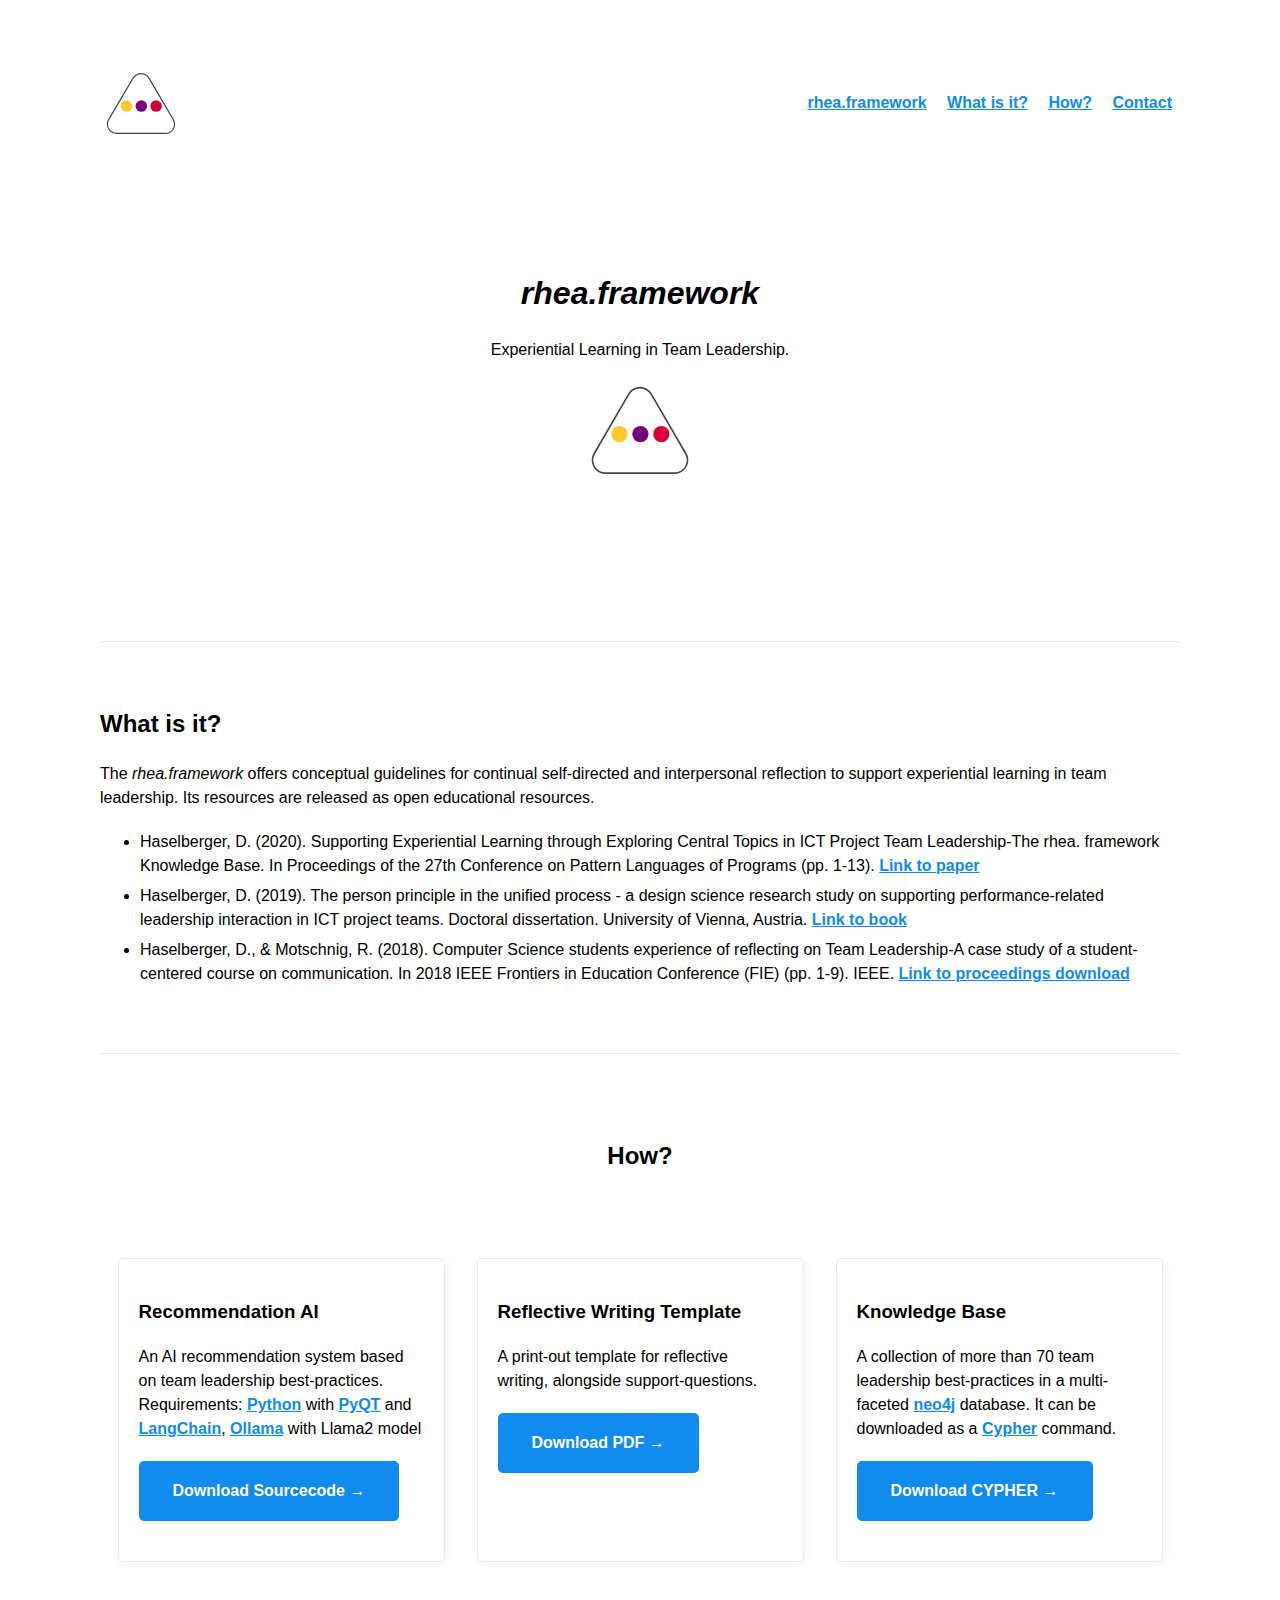
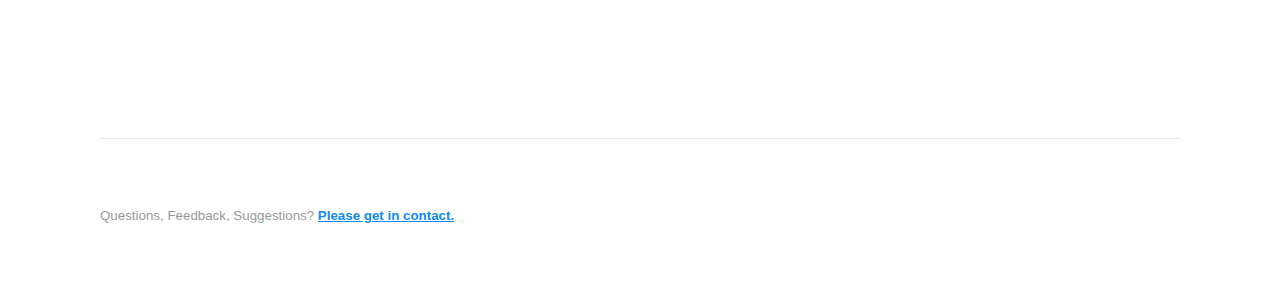
<file: index.html>
<!-- MVP.css quickstart template: https://github.com/andybrewer/mvp/ -->

<!DOCTYPE html>
<html lang="en">

<head>
    <link rel="icon" href="rhea.svg">
    <link rel="stylesheet" href="./mvp.css">

    <meta charset="utf-8">
    <meta name="description" content="rhea.framework - Experiential Learning in Team Leadership.">
    <meta name="viewport" content="width=device-width, initial-scale=1.0">

    <title>rhea.framework</title>
</head>

<body>
    <header id="rhea">
        <nav>
            <a href="https://rheafmwk.io"><img alt="Logo" src="rhea.svg" height="70"></a>
            <ul>
                <li><a href="#rhea">rhea.framework</a></li>
                <li><a href="#ref">What is it?</a></li>
                <li><a href="#res">How?</a></li>
                <li><a href="mailto:david.haselbergerATunivie.ac.at">Contact</a></li>
            </ul>
        </nav>
        <h1><i>rhea.framework</i></h1>
        <p>Experiential Learning in Team Leadership.</p><img alt="Logo" src="rhea.svg" height="100">
    </header>
    <main>
    <hr>
     <article id="ref">
            <h2>What is it?</h2>
            <p>The <i>rhea.framework</i> offers conceptual guidelines for continual self-directed and interpersonal reflection to support experiential learning in team leadership. Its resources are released as open educational resources.</p>
            <ul>
                <li>Haselberger, D. (2020). Supporting Experiential Learning through Exploring Central Topics in ICT Project Team Leadership-The rhea. framework Knowledge Base. In Proceedings of the 27th Conference on Pattern Languages of Programs (pp. 1-13). <a href="https://hillside.net/plop/2020/papers/proceedings/papers/19-haselberger.pdf">Link to paper</a>
</li>
                <li>Haselberger, D. (2019). The person principle in the unified process - a design science research study on supporting performance-related leadership interaction in ICT project teams. Doctoral dissertation. University of Vienna, Austria. <a href="https://utheses.univie.ac.at/detail/51569/">Link to book</a></li>
                <li>Haselberger, D., & Motschnig, R. (2018). Computer Science students experience of reflecting on Team Leadership-A case study of a student-centered course on communication. In 2018 IEEE Frontiers in Education Conference (FIE) (pp. 1-9). IEEE. <a href="https://www.dropbox.com/s/soiwvaer4koclsa/Proceedings.zip?dl=0">Link to proceedings download</a>
</li>
            </ul>
         </article>
        <hr>
        <section id="res">
            <header>
                <h2>How?</h2>
                <p></p>
            </header>
            <aside>
                <h3>Recommendation AI</h3>
                <p>An AI recommendation system based on team leadership best-practices. Requirements: <a href="https://www.python.org">Python</a> with <a href="https://wiki.python.org/moin/PyQt">PyQT</a> and <a href="https://www.langchain.com">LangChain</a>, <a href="https://ollama.ai">Ollama</a> with Llama2 model</p>
                <p><a href="rheafmwkrecommendationai.zip"><b>Download Sourcecode &rarr;</b></a></p>
            </aside>
            <aside>
                <h3>Reflective Writing Template</h3>
                <p>A print-out template for reflective writing, alongside support-questions.</p>
                <p><a href="ReflectiveWritingTemplate.pdf"><b>Download PDF &rarr;</b></a></p>
            </aside>
            <aside>
                <h3>Knowledge Base</h3>
                <p>A collection of more than 70 team leadership best-practices in a multi-faceted <a href="https://neo4j.com">neo4j</a> database. It can be downloaded as a <a href="https://opencypher.org">Cypher</a> command.</sup></p>
                <p><a href="db_cypher_shell.cypher"><b>Download CYPHER &rarr;</b></a></p>
            </aside>
        </section>
    </main>
    <footer>
        <hr>
        <p>
            <small>Questions, Feedback, Suggestions? <a href="mailto:david.haselbergerATunivie.ac.at">Please get in contact.</a></small>
        </p>
    </footer>
</body>

</html>
</file>
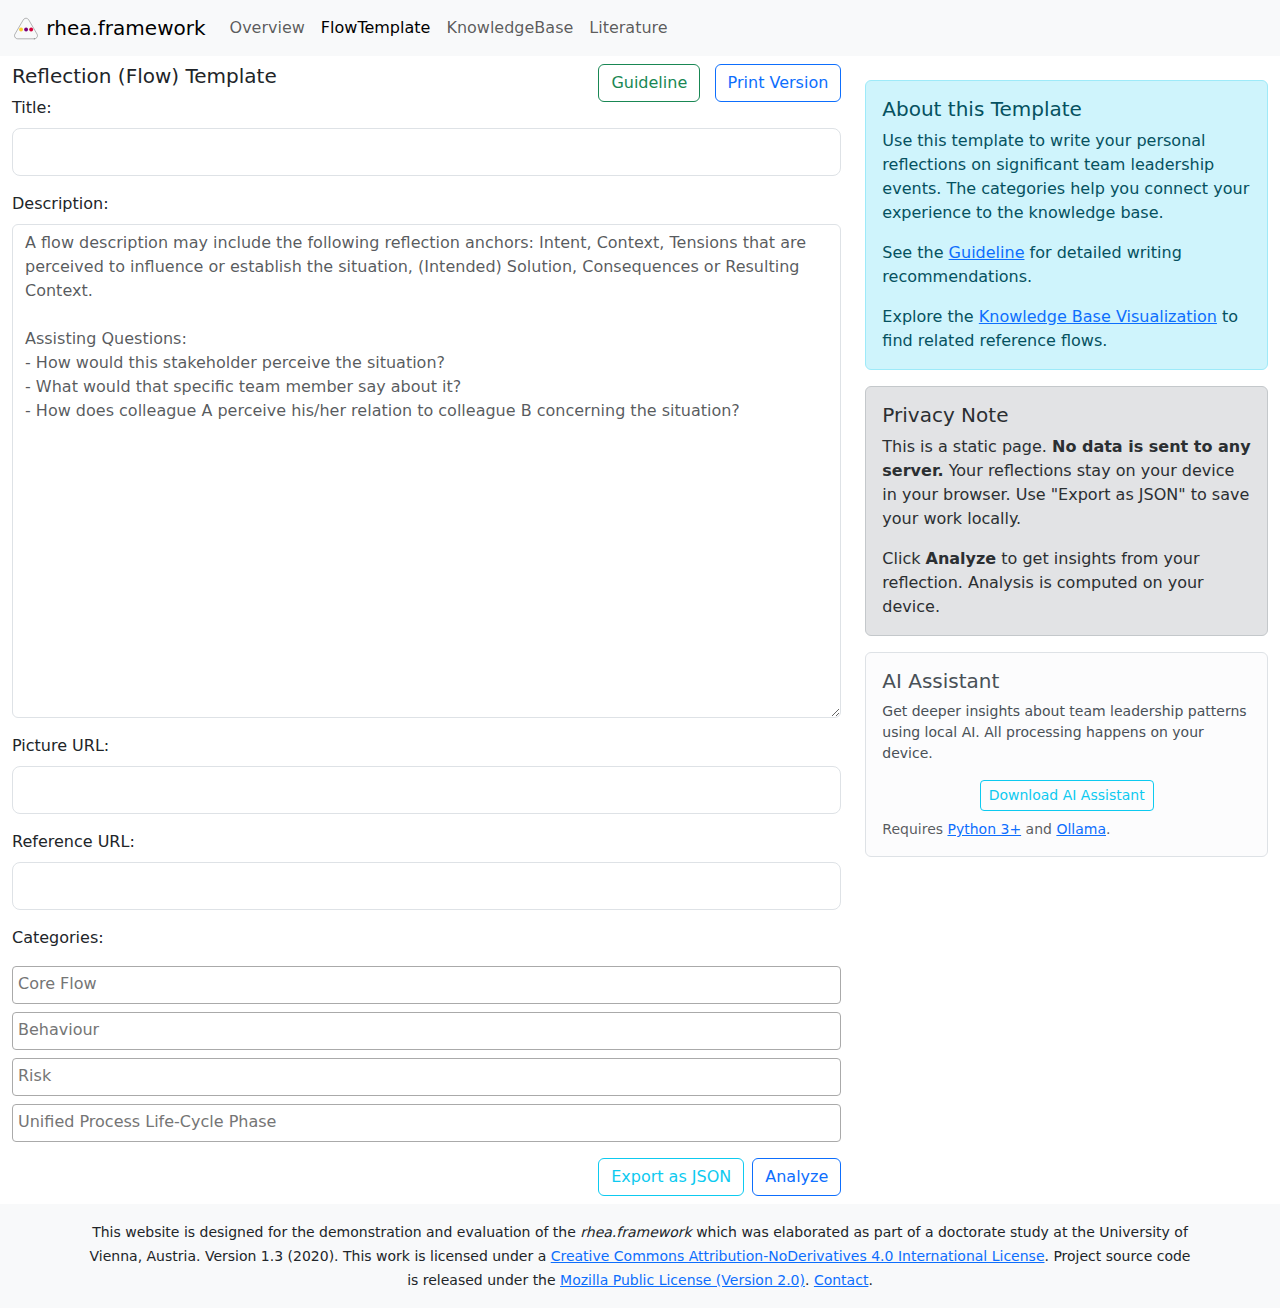
<file: flowtemplate.html>
<!DOCTYPE html>
<html lang="en">
<head>
  <meta charset="utf-8">
  <title>rhea.framework Reflection Template</title>
  <meta name="description" content="rhea.framework Reflection Flow Template">
  <meta name="viewport" content="width=device-width, initial-scale=1, shrink-to-fit=no">
  <link rel="stylesheet" href="static/css/bootstrap.min.css">
  <link rel="stylesheet" href="static/css/select2.min.css">
  <style>
	.reference-flow-item {
		padding: 6px 8px;
		margin: 3px 0;
		border-left: 2px solid #343a40;
		background: #f8f9fa;
		font-size: 0.85em;
		cursor: pointer;
	}
	.reference-flow-item:hover {
		background: #e9ecef;
	}
  </style>
</head>
<body>
<nav class="navbar sticky-top navbar-expand-lg navbar-light bg-light">
  <div class="container-fluid">
    <a class="navbar-brand" href="index.html">
      <img src="static/assets/rhea.svg" width="28" height="28" class="d-inline-block align-top" alt="">
      rhea.framework
    </a>
    <button class="navbar-toggler" type="button" data-bs-toggle="collapse" data-bs-target="#rheanavbartoggle" aria-controls="rheanavbartoggle" aria-expanded="false" aria-label="Toggle navigation">
      <span class="navbar-toggler-icon"></span>
    </button>
    <div class="collapse navbar-collapse" id="rheanavbartoggle">
      <ul class="navbar-nav me-auto mt-2 mt-lg-0">
        <li class="nav-item">
          <a class="nav-link" href="index.html">Overview</a>
        </li>
        <li class="nav-item">
          <a class="nav-link active" aria-current="page" href="flowtemplate.html">FlowTemplate</a>
        </li>
        <li class="nav-item">
          <a class="nav-link" href="ontologyview.html">KnowledgeBase</a>
        </li>
        <li class="nav-item">
          <a class="nav-link" href="literature.html">Literature</a>
        </li>
      </ul>
    </div>
  </div>
</nav>
<div class="container-fluid">
<div class="row">
  <div class="col-lg-8">
    <h3 class="text-start lead my-2">Reflection (Flow) Template
      <span class="float-end">
        <a href="guideline.html" class="btn btn-outline-success ms-2" role="button">Guideline</a>
        <a href="static/assets/ReflectiveWritingTemplate.pdf" class="btn btn-outline-primary ms-2" role="button">Print Version</a>
      </span>
    </h3>
    <div class="mb-3">
      <label for="flowTitle" class="form-label">Title:</label>
      <input class="form-control form-control-lg" id="flowTitle" type="text">
    </div>
    <div class="mb-3">
      <label for="flowDescription" class="form-label">Description:</label>
      <textarea class="form-control" rows="20" id="flowDescription" placeholder="A flow description may include the following reflection anchors: Intent, Context, Tensions that are perceived to influence or establish the situation, (Intended) Solution, Consequences or Resulting Context.

Assisting Questions:
- How would this stakeholder perceive the situation?
- What would that specific team member say about it?
- How does colleague A perceive his/her relation to colleague B concerning the situation?"></textarea>
    </div>
    <div class="mb-3">
      <label for="flowPicURL" class="form-label">Picture URL:</label>
      <input class="form-control form-control-lg" id="flowPicURL" type="text">
    </div>
    <div class="mb-3">
      <label for="flowRefURL" class="form-label">Reference URL:</label>
      <input class="form-control form-control-lg" id="flowRefURL" type="text">
    </div>
    <div class="mb-3">
      <label for="coreflowSelect" class="form-label">Categories:</label>
      <div class="mt-2">
        <select class="coreflowSelect" id="flowCoreFlowSelection" multiple="multiple">
          <option>Prototype Team Identity</option>
          <option>Organize for Complexity</option>
          <option>Facilitate Team Cohesion</option>
          <option>Structure for Task Effectiveness</option>
        </select>
      </div>
      <div class="mt-2">
        <select class="behaviourSelect" id="flowBehaviourSelection" multiple="multiple">
          <optgroup label="Person-related Behaviour">
            <option>Team Member Selection</option>
            <option>Team Norming</option>
            <option>Team Structure Management</option>
            <option>Role Modeling</option>
            <option>Communication</option>
            <option>Conflict Resolution</option>
            <option>Consulting</option>
            <option>Coaching</option>
            <option>Motivating</option>
            <option>Mentoring</option>
          </optgroup>
          <optgroup label="Task-related Behaviour">
            <option>Planning and Scheduling</option>
            <option>Allocating Resources</option>
            <option>Monitoring and Controlling</option>
          </optgroup>
          <optgroup label="Change-related Behaviour">
            <option>Continuous Learning</option>
            <option>Sensing</option>
            <option>Vision</option>
          </optgroup>
          <optgroup label="Boundary-spanning Behaviour">
            <option>Buffering</option>
            <option>Managing Interfaces</option>
            <option>Representing</option>
          </optgroup>
          <optgroup label="Emergent Process Facilitation">
            <option>Creating a supportive Team Atmosphere</option>
            <option>Enabling Team Processes</option>
            <option>Interpersonal Facilitation</option>
            <option>Co-Leadership</option>
          </optgroup>
        </select>
      </div>
      <div class="mt-2">
        <select class="riskSelect" id="flowRiskSelection" multiple="multiple">
          <optgroup label="Structural Risk">
            <option>Orientation</option>
            <option>Funding</option>
            <option>Performance Strategies - Goals - Schedules</option>
            <option>Role Definition</option>
            <option>Resources and Technical Knowledge Acquisition</option>
            <option>Complexities in Market - Organization - and Tasks</option>
          </optgroup>
          <optgroup label="Process Risk">
            <option>Motivation</option>
            <option>Conflict in Roles - Team - Organization Politics</option>
            <option>Team Atmosphere</option>
            <option>Reassurance</option>
            <option>Interpersonal Relationships</option>
            <option>Change</option>
            <option>Leadership Experience</option>
            <option>Communication</option>
          </optgroup>
        </select>
      </div>
      <div class="mt-2 mb-2">
        <select class="upPhase" id="flowUPSelection" multiple="multiple">
          <option>Inception</option>
          <option>Elaboration</option>
          <option>Construction</option>
          <option>Transition</option>
        </select>
      </div>
    </div>
    <button type="button" class="btn btn-outline-primary mb-2 ms-2 float-end" id="analyzeBtn" disabled>Analyze</button>
    <button type="button" class="btn btn-outline-info mb-2 ms-2 float-end" id="exportJson">Export as JSON</button>
  </div>
  <div class="col-lg-4">
    <!-- About this Template (always first) -->
    <div class="alert alert-info mt-4" role="alert">
      <h5>About this Template</h5>
      <p>Use this template to write your personal reflections on significant team leadership events. The categories help you connect your experience to the knowledge base.</p>
      <p>See the <a href="guideline.html">Guideline</a> for detailed writing recommendations.</p>
      <p class="mb-0">Explore the <a href="visualization.html">Knowledge Base Visualization</a> to find related reference flows.</p>
    </div>

    <!-- Analysis Results (hidden until analysis is run) -->
    <div id="analysisResults" class="alert alert-secondary" role="alert" style="display: none;">
      <h5>Analysis</h5>
      <div id="analysisContent"></div>
      <p class="small text-muted mb-0 mt-2">Analyzed on-device. No data sent to any server.</p>
    </div>

    <!-- Privacy Note (shown before analysis) -->
    <div id="privacyNote" class="alert alert-secondary" role="alert">
      <h5>Privacy Note</h5>
      <p>This is a static page. <b>No data is sent to any server.</b> Your reflections stay on your device in your browser. Use "Export as JSON" to save your work locally.</p>
      <p class="mb-0"><span id="analyzerStatus">Loading analyzer...</span></p>
    </div>

    <!-- AI Assistant Section (always last) -->
    <div class="alert alert-light border" role="alert">
      <h5>AI Assistant</h5>
      <p class="small">Get deeper insights about team leadership patterns using local AI. All processing happens on your device.</p>
      <p class="text-center mb-2">
        <a href="static/assets/rhea-ai-assistant.zip" class="btn btn-outline-info btn-sm" download>Download AI Assistant</a>
      </p>
      <p class="small text-muted mb-0">Requires <a href="https://www.python.org/downloads/" target="_blank">Python 3+</a> and <a href="https://ollama.ai" target="_blank">Ollama</a>.</p>
    </div>
  </div>
</div>
</div>

<footer class="py-3 bg-light">
  <div class="container">
    <p class="m-0 text-center"><small>This website is designed for the demonstration and evaluation of the <i>rhea.framework</i> which was elaborated as part of a doctorate study at the University of Vienna, Austria. Version 1.3 (2020). This work is licensed under a <a rel="license" href="http://creativecommons.org/licenses/by-nd/4.0/">Creative Commons Attribution-NoDerivatives 4.0 International License</a>. Project source code is released under the <a href="https://www.mozilla.org/en-US/MPL/2.0/">Mozilla Public License (Version 2.0)</a>. <a href="mailto:david.haselberger@univie.ac.at">Contact</a>.</small></p>
  </div>
</footer>

<script src="static/js/jquery-3.2.1.min.js"></script>
<script src="static/js/bootstrap.bundle.min.js"></script>
<script src="static/js/select2.min.js"></script>
<script type="text/javascript">
// ============================================
// NLP Analyzer Module
// ============================================

// Core flow colors (matching visualization.html - all use text-bg-info)
const coreflowColors = {
	'PTI': 'text-bg-info',
	'OFC': 'text-bg-info',
	'FTC': 'text-bg-info',
	'STE': 'text-bg-info'
};

// Plutchik emotion colors for badge backgrounds
const emotionColors = {
	joy: '#fce03b',
	anticipation: '#ff9618',
	anger: '#fa0044',
	disgust: '#aa6dba',
	fear: '#00ad52',
	trust: '#80d52e',
	sadness: '#6a9bcb',
	surprise: '#00a7c3'
};

// Generate emotion badges
function generateEmotionBadges(detectedEmotions) {
	let html = '';
	detectedEmotions.slice(0, 4).forEach(e => {
		const color = emotionColors[e.emotion] || '#6c757d';
		html += `<span class="badge ms-1" style="background-color: ${color}; color: #212529;">${e.emotion}</span>`;
	});
	return html;
}

// Generate emotional arc (compact version of pti.html style)
function generateEmotionalArc(detectedEmotions) {
	// Create map of detected emotions
	const detected = {};
	detectedEmotions.forEach(e => { detected[e.emotion] = e.count; });

	// Arc layout: positions form a U-shape, spread across full width
	const emotions = [
		{ name: 'joy', x: 25, y: 30, color: '#fce03b' },
		{ name: 'anticipation', x: 70, y: 22, color: '#ff9618' },
		{ name: 'anger', x: 115, y: 17, color: '#fa0044' },
		{ name: 'disgust', x: 160, y: 14, color: '#aa6dba' },
		{ name: 'fear', x: 205, y: 14, color: '#00ad52' },
		{ name: 'trust', x: 250, y: 17, color: '#80d52e' },
		{ name: 'sadness', x: 295, y: 22, color: '#6a9bcb' },
		{ name: 'surprise', x: 345, y: 30, color: '#00a7c3' }
	];

	const minRadius = 3;
	const maxRadius = 12;

	let svg = '<svg width="100%" height="62" viewBox="0 0 370 62" style="display:block;margin:5px auto;">';

	emotions.forEach(emo => {
		const count = detected[emo.name] || 0;
		let radius, opacity;

		if (count > 0) {
			// Logarithmic scaling: starts visible, approaches max asymptotically
			const logScale = Math.log(1 + count) / Math.log(10);
			radius = Math.min(maxRadius, minRadius + (maxRadius - minRadius) * logScale);
			opacity = 0.9;
		} else {
			radius = minRadius;
			opacity = 0.2;
		}

		svg += `<circle cx="${emo.x}" cy="${emo.y}" r="${radius}" fill="${emo.color}" opacity="${opacity}"/>`;
		svg += `<text x="${emo.x}" y="58" text-anchor="middle" font-size="11" font-family="-apple-system, BlinkMacSystemFont, 'Segoe UI', Roboto, 'Helvetica Neue', Arial, sans-serif" fill="#6c757d">${emo.name}</text>`;
	});

	svg += '</svg>';
	return svg;
}

const NLPAnalyzer = (function() {
	let afinn = {};
	let emotions = {};
	let referenceFlows = [];
	let initialized = false;

	// RAKE (Rapid Automatic Keyword Extraction) algorithm
	function extractKeywords(text) {
		// Stopwords list
		const stopwords = new Set(['i', 'me', 'my', 'myself', 'we', 'our', 'ours', 'ourselves', 'you', 'your',
			'yours', 'yourself', 'yourselves', 'he', 'him', 'his', 'himself', 'she', 'her', 'hers', 'herself',
			'it', 'its', 'itself', 'they', 'them', 'their', 'theirs', 'themselves', 'what', 'which', 'who',
			'whom', 'this', 'that', 'these', 'those', 'am', 'is', 'are', 'was', 'were', 'be', 'been', 'being',
			'have', 'has', 'had', 'having', 'do', 'does', 'did', 'doing', 'a', 'an', 'the', 'and', 'but', 'if',
			'or', 'because', 'as', 'until', 'while', 'of', 'at', 'by', 'for', 'with', 'about', 'against',
			'between', 'into', 'through', 'during', 'before', 'after', 'above', 'below', 'to', 'from', 'up',
			'down', 'in', 'out', 'on', 'off', 'over', 'under', 'again', 'further', 'then', 'once', 'here',
			'there', 'when', 'where', 'why', 'how', 'all', 'each', 'few', 'more', 'most', 'other', 'some',
			'such', 'no', 'nor', 'not', 'only', 'own', 'same', 'so', 'than', 'too', 'very', 's', 't', 'can',
			'will', 'just', 'don', 'should', 'now', 'would', 'could', 'also', 'one', 'two', 'get', 'got',
			'really', 'think', 'know', 'like', 'want', 'need', 'make', 'made', 'way', 'thing', 'things',
			'said', 'say', 'says', 'went', 'go', 'going', 'come', 'came', 'tell', 'told', 'ask', 'asked']);

		// Split text into sentences, then into candidate phrases using stopwords as delimiters
		const sentences = text.toLowerCase().replace(/[^\w\s]/g, ' ').split(/[.!?;\n]+/);
		const candidatePhrases = [];

		sentences.forEach(sentence => {
			const words = sentence.trim().split(/\s+/);
			let currentPhrase = [];

			words.forEach(word => {
				if (word && !stopwords.has(word) && word.length > 2) {
					currentPhrase.push(word);
				} else if (currentPhrase.length > 0) {
					candidatePhrases.push(currentPhrase.join(' '));
					currentPhrase = [];
				}
			});
			if (currentPhrase.length > 0) {
				candidatePhrases.push(currentPhrase.join(' '));
			}
		});

		// Calculate word frequency and degree
		const wordFreq = {};
		const wordDegree = {};

		candidatePhrases.forEach(phrase => {
			const words = phrase.split(' ');
			words.forEach(word => {
				wordFreq[word] = (wordFreq[word] || 0) + 1;
				wordDegree[word] = (wordDegree[word] || 0) + words.length;
			});
		});

		// Calculate RAKE score for each phrase: sum of (degree/freq) for each word
		const phraseScores = {};
		candidatePhrases.forEach(phrase => {
			const words = phrase.split(' ');
			let score = 0;
			words.forEach(word => {
				score += wordDegree[word] / wordFreq[word];
			});
			phraseScores[phrase] = score;
		});

		// Return top keywords/phrases sorted by score
		return Object.entries(phraseScores)
			.sort((a, b) => b[1] - a[1])
			.slice(0, 10)
			.map(([phrase]) => phrase);
	}

	// Sentiment analysis using AFINN
	function analyzeSentiment(text) {
		const words = text.toLowerCase().replace(/[^a-z\s]/g, ' ').split(/\s+/);
		let score = 0;
		let count = 0;

		words.forEach(word => {
			if (afinn[word] !== undefined) {
				score += afinn[word];
				count++;
			}
		});

		const normalized = count > 0 ? Math.max(-1, Math.min(1, score / (count * 2))) : 0;

		let label = 'Neutral';
		if (normalized > 0.2) label = 'Positive';
		else if (normalized < -0.2) label = 'Negative';

		return { score: normalized, label, wordCount: count };
	}

	// Emotion detection using Plutchik lexicon
	function detectEmotions(text) {
		const words = text.toLowerCase().replace(/[^a-z\s]/g, ' ').split(/\s+/);
		const emotionScores = {};

		Object.keys(emotions).forEach(emotion => {
			emotionScores[emotion] = 0;
		});

		words.forEach(word => {
			Object.entries(emotions).forEach(([emotion, wordList]) => {
				if (wordList.includes(word)) {
					emotionScores[emotion]++;
				}
			});
		});

		return Object.entries(emotionScores)
			.filter(([_, count]) => count > 0)
			.sort((a, b) => b[1] - a[1])
			.map(([emotion, count]) => ({ emotion, count }));
	}

	// Find matching reference flows
	function findMatchingFlows(text, topN = 5) {
		const textWords = new Set(text.toLowerCase().replace(/[^a-z\s]/g, ' ').split(/\s+/).filter(w => w.length > 2));
		const textKeywords = new Set(extractKeywords(text));

		const scored = referenceFlows.map(flow => {
			const flowText = (flow.title + ' ' + flow.description).toLowerCase();
			const flowWords = new Set(flowText.replace(/[^a-z\s]/g, ' ').split(/\s+/).filter(w => w.length > 2));

			let overlap = 0;
			let keywordBonus = 0;

			textWords.forEach(word => {
				if (flowWords.has(word)) overlap++;
			});

			textKeywords.forEach(kw => {
				if (flowWords.has(kw)) keywordBonus += 2;
			});

			const score = (overlap + keywordBonus) / Math.sqrt(flowWords.size);
			return { ...flow, score };
		});

		return scored
			.filter(f => f.score > 0)
			.sort((a, b) => b.score - a.score)
			.slice(0, topN);
	}

	return {
		init: function(afinnData, emotionsData, flows) {
			afinn = afinnData;
			emotions = emotionsData;
			referenceFlows = flows.map(f => ({
				title: f['n.title'],
				description: f['n.description'],
				url: f['n.referenceURL'],
				coreflow: f.coreflow || ''
			}));
			initialized = true;
		},

		isReady: function() { return initialized; },

		analyze: function(text) {
			if (!initialized || !text.trim()) return null;
			return {
				sentiment: analyzeSentiment(text),
				emotions: detectEmotions(text),
				keywords: extractKeywords(text),
				matchingFlows: findMatchingFlows(text)
			};
		}
	};
})();

// ============================================
// Initialize and UI
// ============================================
$(document).ready(function() {
	$("#flowCoreFlowSelection").select2({ placeholder: "Core Flow", width: '100%' });
	$("#flowBehaviourSelection").select2({ placeholder: "Behaviour", width: '100%' });
	$("#flowRiskSelection").select2({ placeholder: "Risk", width: '100%' });
	$("#flowUPSelection").select2({ placeholder: "Unified Process Life-Cycle Phase", width: '100%' });

	// Load NLP data files
	Promise.all([
		fetch('static/data/afinn.json').then(r => r.json()),
		fetch('static/data/emotions.json').then(r => r.json()),
		fetch('PTI.json').then(r => r.json()),
		fetch('OFC.json').then(r => r.json()),
		fetch('FTC.json').then(r => r.json()),
		fetch('STE.json').then(r => r.json())
	]).then(([afinn, emotions, pti, ofc, ftc, ste]) => {
		const allFlows = [
			...pti.relatedflows.map(f => ({...f, coreflow: 'PTI'})),
			...ofc.relatedflows.map(f => ({...f, coreflow: 'OFC'})),
			...ftc.relatedflows.map(f => ({...f, coreflow: 'FTC'})),
			...ste.relatedflows.map(f => ({...f, coreflow: 'STE'}))
		];

		NLPAnalyzer.init(afinn, emotions, allFlows);
		$('#analyzeBtn').prop('disabled', false);
		$('#analyzerStatus').html('Click <b>Analyze</b> to get insights from your reflection. Analysis is computed on your device.');
	}).catch(err => {
		console.error('Failed to load NLP data:', err);
		$('#analyzerStatus').html('<span class="text-danger">Failed to load analyzer. Refresh to retry.</span>');
	});

	// Analyze button
	$('#analyzeBtn').click(function() {
		const text = $('#flowDescription').val();

		if (!text.trim()) {
			alert('Please write a reflection first.');
			return;
		}

		if (!NLPAnalyzer.isReady()) {
			alert('Analyzer is still loading. Please wait.');
			return;
		}

		const results = NLPAnalyzer.analyze(text);
		if (!results) return;

		let html = '';

		// Sentiment (numeric value)
		html += `<p class="mb-1"><small><b>Sentiment:</b> ${results.sentiment.score.toFixed(1)}</small></p>`;

		// Emotional arc (like in pti.html)
		if (results.emotions && results.emotions.length > 0) {
			html += generateEmotionalArc(results.emotions);
		}

		// Keywords as badges (matching visualization.html style)
		if (results.keywords && results.keywords.length > 0) {
			html += `<p class="mb-1"><small><b>Keywords:</b></small><br>`;
			results.keywords.slice(0, 6).forEach(kw => {
				html += `<span class="badge bg-secondary ms-1">${kw}</span>`;
			});
			html += `</p>`;
		}

		// Matching reference flows with correct core flow colors
		if (results.matchingFlows && results.matchingFlows.length > 0) {
			html += `<p class="mb-1 mt-2"><small><b>Related reference flows:</b></small></p>`;
			results.matchingFlows.forEach(flow => {
				const badgeClass = coreflowColors[flow.coreflow] || 'text-bg-info';
				html += `<div class="reference-flow-item" onclick="window.open('${flow.url}', '_blank')">
					${flow.title} <span class="badge ${badgeClass}">${flow.coreflow}</span>
				</div>`;
			});
		}

		$('#analysisContent').html(html);
		$('#analysisResults').show();
		$('#privacyNote').hide();
	});

	// Export functionality
	$('#exportJson').click(function() {
		var flowData = {
			title: $('#flowTitle').val(),
			description: $('#flowDescription').val(),
			pictureURL: $('#flowPicURL').val(),
			referenceURL: $('#flowRefURL').val(),
			coreFlows: $('#flowCoreFlowSelection').val(),
			behaviours: $('#flowBehaviourSelection').val(),
			risks: $('#flowRiskSelection').val(),
			upPhases: $('#flowUPSelection').val(),
			exportDate: new Date().toISOString()
		};

		var dataStr = JSON.stringify(flowData, null, 2);
		var dataUri = 'data:application/json;charset=utf-8,' + encodeURIComponent(dataStr);
		var exportName = (flowData.title || 'flow') + '.json';

		var linkElement = document.createElement('a');
		linkElement.setAttribute('href', dataUri);
		linkElement.setAttribute('download', exportName);
		linkElement.click();
	});
});
</script>
</body>
</html>
</file>
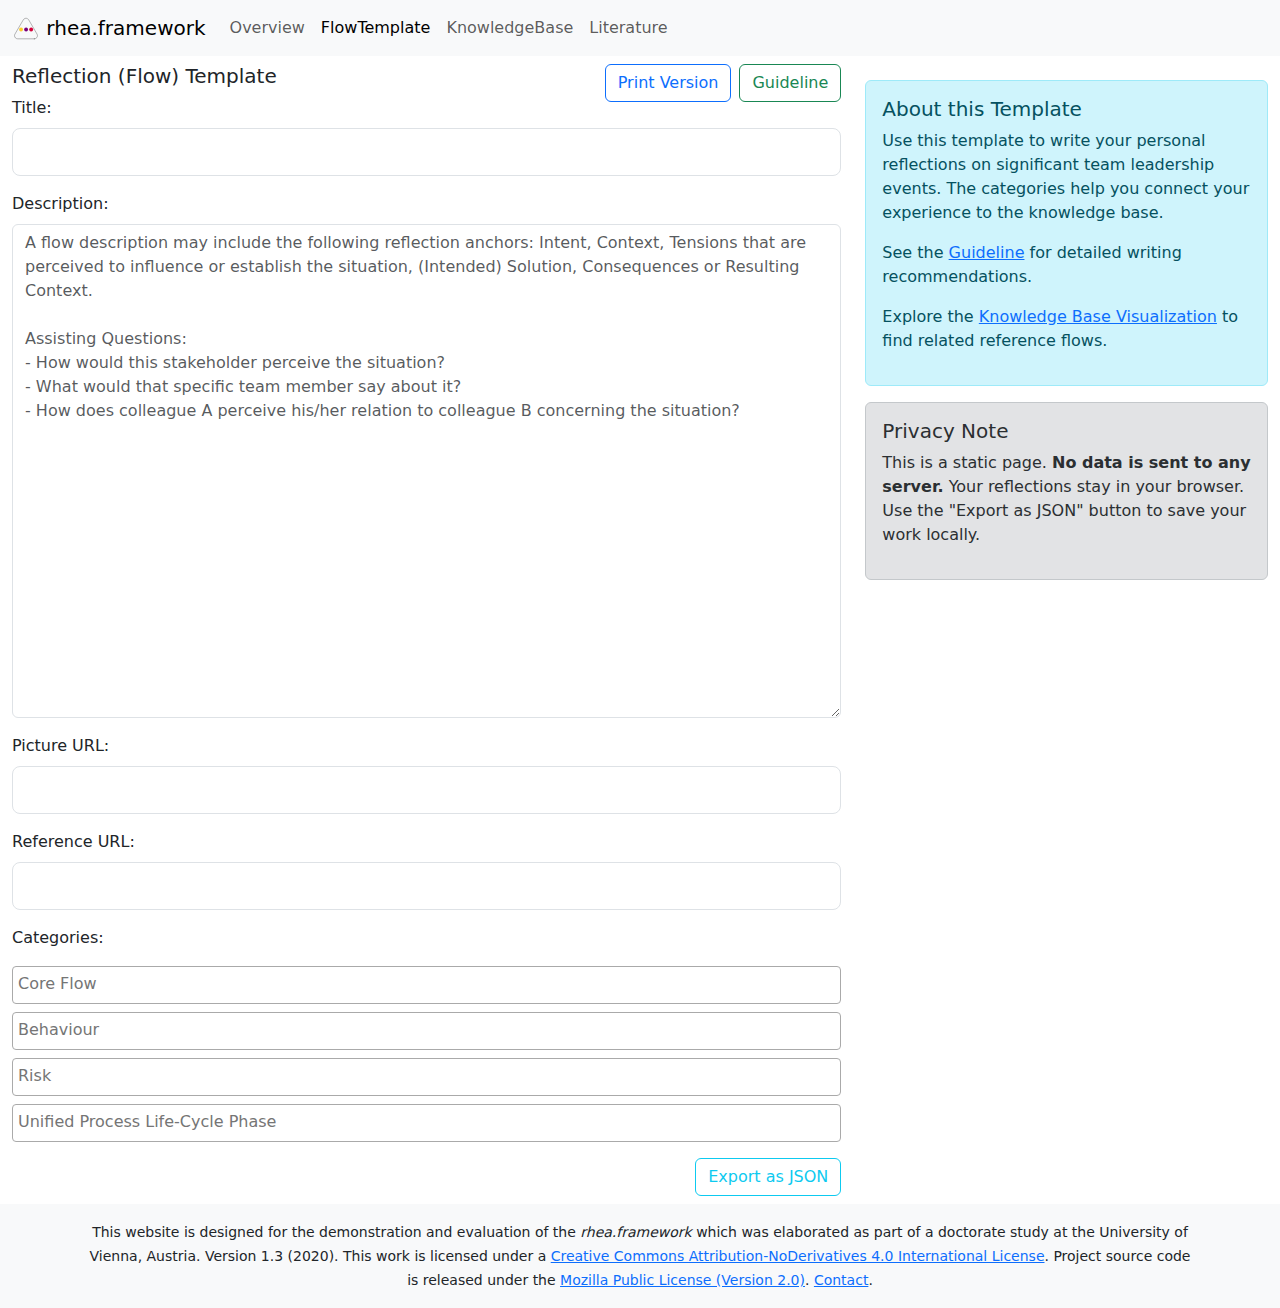
<file: flowtemplateA.html>
<!DOCTYPE html>
<html lang="en">
<head>
  <meta charset="utf-8">
  <title>rhea.framework Reflection Template</title>
  <meta name="description" content="rhea.framework Reflection Template">
  <meta name="viewport" content="width=device-width, initial-scale=1, shrink-to-fit=no">
  <link rel="stylesheet" href="static/css/select2.min.css">
  <link rel="stylesheet" href="static/css/bootstrap.min.css">
</head>
<body>
	<nav class="navbar sticky-top navbar-expand-lg navbar-light bg-light">
	  <div class="container-fluid">
  	  <a class="navbar-brand" href="index.html">
  	    <img src="static/assets/rhea.svg" width="28" height="28" class="d-inline-block align-top" alt="">
  	    rhea.framework
  	  </a>
      <button class="navbar-toggler" type="button" data-bs-toggle="collapse" data-bs-target="#rheanavbartoggle" aria-controls="rheanavbartoggle" aria-expanded="false" aria-label="Toggle navigation">
         <span class="navbar-toggler-icon"></span>
       </button>
	   <div class="collapse navbar-collapse" id="rheanavbartoggle">
	    <ul class="navbar-nav me-auto mt-2 mt-lg-0">
	         <li class="nav-item">
	           <a class="nav-link" href="index.html">Overview</a>
	         </li>
	         <li class="nav-item">
	           <a class="nav-link active" aria-current="page" href="flowtemplate.html">FlowTemplate</a>
	         </li>
	         <li class="nav-item">
	           <a class="nav-link" href="ontologyview.html">KnowledgeBase</a>
	         </li>
	         <li class="nav-item">
	           <a class="nav-link" href="literature.html">Literature</a>
	         </li>
	    </ul>
	</div>
	  </div>
	</nav>
<div class="container-fluid">
<div class="row">
  <div class="col-lg-8">
	  <h3 class="text-start lead my-2">Reflection (Flow) Template
	  <a href="guideline.html" class="btn btn-outline-success float-end ms-2" role="button">Guideline</a>
	  <a href="static/assets/ReflectiveWritingTemplate.pdf" class="btn btn-outline-primary float-end ms-2" role="button">Print Version</a>
	  </h3>
	   <div class="mb-3">
		 <label for="flowTitle" class="form-label">Title:</label>
	  	 <input class="form-control form-control-lg" id="flowTitle" type="text">
	 </div>
	  <div class="mb-3">
		  <label for="flowDescription" class="form-label">Description:</label>
	   	 <textarea class="form-control" rows="20" id="flowDescription" placeholder="A flow description may include the following reflection anchors: Intent, Context, Tensions that are perceived to influence or establish the situation, (Intended) Solution, Consequences or Resulting Context.

Assisting Questions:
- How would this stakeholder perceive the situation?
- What would that specific team member say about it?
- How does colleague A perceive his/her relation to colleague B concerning the situation?"></textarea>
	  </div>
  	   <div class="mb-3">
		  <label for="flowPicURL" class="form-label">Picture URL:</label>
  	  	 <input class="form-control form-control-lg" id="flowPicURL" type="text">
  	 </div>
 	   <div class="mb-3">
		   <label for="flowRefURL" class="form-label">Reference URL:</label>
 	  	 <input class="form-control form-control-lg" id="flowRefURL" type="text">
 	 </div>
 	 	<div class="mb-3">
		  <label for="coreflowSelect" class="form-label">Categories:</label>
 		  <div class="mt-2">
		  <select class="coreflowSelect" id="flowCoreFlowSelection" multiple="multiple">
 				<option>Prototype Team Identity</option>
 	        	<option>Organize for Complexity</option>
 		        <option>Facilitate Team Cohesion</option>
 		        <option>Structure for Task Effectiveness</option>
 		 </select>
	     </div>
		 <div class="mt-2">
 	      <select class="behaviourSelect" id="flowBehaviourSelection" multiple="multiple">
  			<optgroup label="Person-related Behaviour">
 				 <option>Team Member Selection</option>
 	        	 <option>Team Norming</option>
				 <option>Team Structure Management</option>
				 <option>Role Modeling</option>
				 <option>Communication</option>
				 <option>Conflict Resolution</option>
				 <option>Consulting</option>
				 <option>Coaching</option>
				 <option>Motivating</option>
				 <option>Mentoring</option>
 			</optgroup>
 			 <optgroup label="Task-related Behaviour">
 		        <option>Planning and Scheduling</option>
 		        <option>Allocating Resources</option>
 		        <option>Monitoring and Controlling</option>
 			</optgroup>
 			 <optgroup label="Change-related Behaviour">
 		        <option>Continuous Learning</option>
 		        <option>Sensing</option>
 		        <option>Vision</option>
 			</optgroup>
			<optgroup label="Boundary-spanning Behaviour">
 		        <option>Buffering</option>
 		        <option>Managing Interfaces</option>
 		        <option>Representing</option>
 			</optgroup>
 			 <optgroup label="Emergent Process Facilitation">
 		        <option>Creating a supportive Team Atmosphere</option>
 		        <option>Enabling Team Processes</option>
 		        <option>Interpersonal Facilitation</option>
 		        <option>Co-Leadership</option>
 			</optgroup>
 	      </select>
	      </div>
		  <div class="mt-2">
 	      <select class="riskSelect" id="flowRiskSelection" multiple="multiple">
  			<optgroup label="Structural Risk">
 				 <option>Orientation</option>
 	        	 <option>Funding</option>
  		        <option>Performance Strategies - Goals - Schedules</option>
  		        <option>Role Definition</option>
  		        <option>Resources and Technical Knowledge Acquisition</option>
 		        <option>Complexities in Market - Organization - and Tasks</option>
 			</optgroup>
 			 <optgroup label="Process Risk">
 		        <option>Motivation</option>
 		        <option>Conflict in Roles - Team - Organization Politics</option>
 		        <option>Team Atmosphere</option>
 		        <option>Reassurance</option>
 		        <option>Interpersonal Relationships</option>
 		        <option>Change</option>
 		        <option>Leadership Experience</option>
 		        <option>Communication</option>
 			</optgroup>
 		</select>
	    </div>
		<div class="mt-2 mb-2">
       <select class="upPhase" id="flowUPSelection" multiple="multiple">
 			<option>Inception</option>
         	<option>Elaboration</option>
 	        <option>Construction</option>
 	        <option>Transition</option>
 	 </select>
 		</div>
 	  </div>
	  <button type="button" class="btn btn-outline-info mb-2 ms-2 float-end" value="Export" id="exportJson">Export as JSON</button>
  </div>
  <div class="col-lg-4">
	<div class="alert alert-info mt-4" role="alert">
		<h5>About this Template</h5>
		<p>Use this template to write your personal reflections on significant team leadership events. The categories help you connect your experience to the knowledge base.</p>
		<p>See the <a href="guideline.html">Guideline</a> for detailed writing recommendations.</p>
		<p>Explore the <a href="visualization.html">Knowledge Base Visualization</a> to find related reference flows.</p>
	</div>
	<div class="alert alert-secondary" role="alert">
		<h5>Privacy Note</h5>
		<p>This is a static page. <b>No data is sent to any server.</b> Your reflections stay in your browser. Use the "Export as JSON" button to save your work locally.</p>
	</div>
  </div>
  </div>
</div>

<footer class="py-3 bg-light">
	 <div class="container">
    <p class="m-0 text-center"><small>This website is designed for the demonstration and evaluation of the <i>rhea.framework</i> which was elaborated as part of a doctorate study at the University of Vienna, Austria. Version 1.3 (2020). This work is licensed under a <a rel="license" href="http://creativecommons.org/licenses/by-nd/4.0/">Creative Commons Attribution-NoDerivatives 4.0 International License</a>. Project source code is released under the <a href="https://www.mozilla.org/en-US/MPL/2.0/">Mozilla Public License (Version 2.0)</a>. <a href="mailto:david.haselberger@univie.ac.at">Contact</a>.</small></p>
</div>
</footer>

<script src="static/js/jquery-3.2.1.min.js"></script>
<script src="static/js/select2.min.js"></script>
<script src="static/js/bootstrap.bundle.min.js"></script>
<script type="text/javascript">
	$("#flowCoreFlowSelection").select2({ placeholder: "Core Flow", width: '100%' });
	$("#flowBehaviourSelection").select2({ placeholder: "Behaviour", width: '100%' });
 	$("#flowRiskSelection").select2({ placeholder: "Risk", width: '100%' });
  	$("#flowUPSelection").select2({ placeholder: "Unified Process Life-Cycle Phase", width: '100%' });

	// Export functionality
	$('#exportJson').click(function() {
		var flowData = {
			title: $('#flowTitle').val(),
			description: $('#flowDescription').val(),
			pictureURL: $('#flowPicURL').val(),
			referenceURL: $('#flowRefURL').val(),
			coreFlows: $('#flowCoreFlowSelection').val(),
			behaviours: $('#flowBehaviourSelection').val(),
			risks: $('#flowRiskSelection').val(),
			upPhases: $('#flowUPSelection').val(),
			exportDate: new Date().toISOString()
		};

		var dataStr = JSON.stringify(flowData, null, 2);
		var dataUri = 'data:application/json;charset=utf-8,' + encodeURIComponent(dataStr);

		var exportName = (flowData.title || 'flow') + '.json';

		var linkElement = document.createElement('a');
		linkElement.setAttribute('href', dataUri);
		linkElement.setAttribute('download', exportName);
		linkElement.click();
	});
</script>
</body>
</html>
</file>
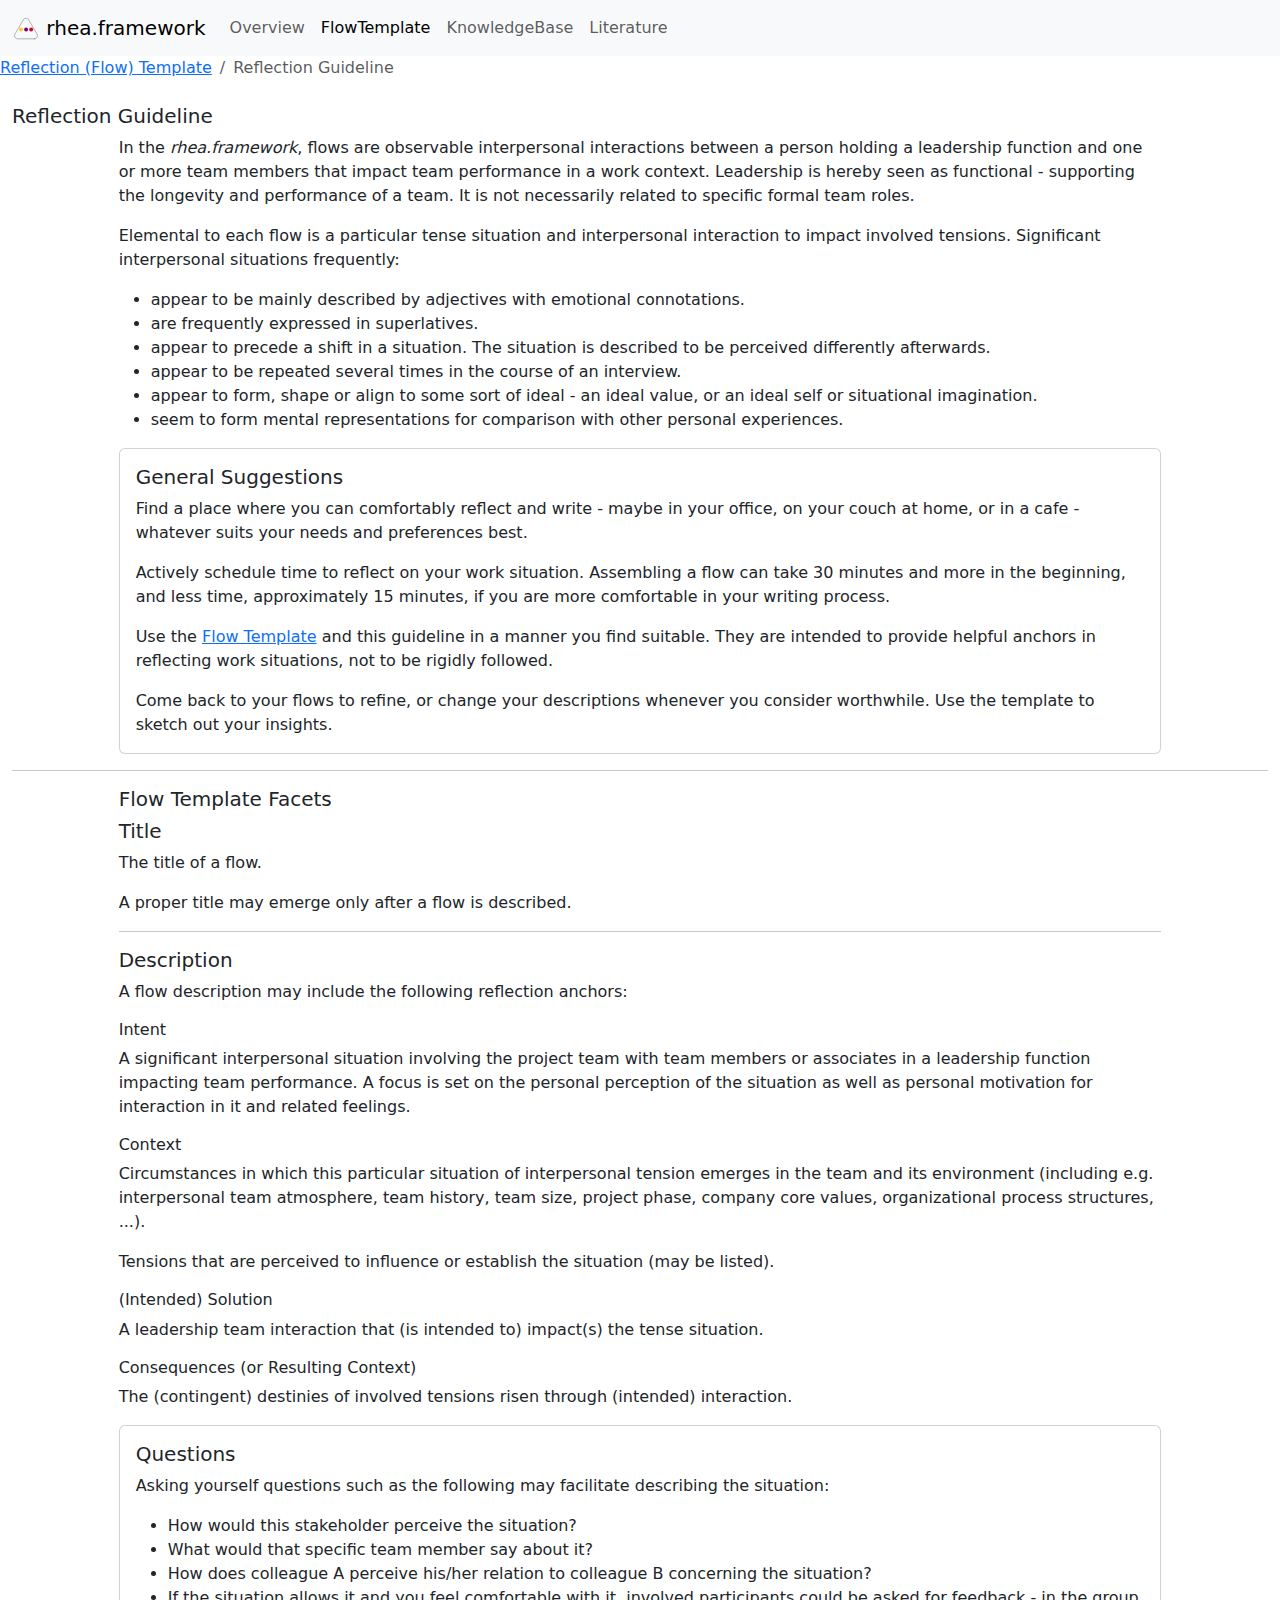
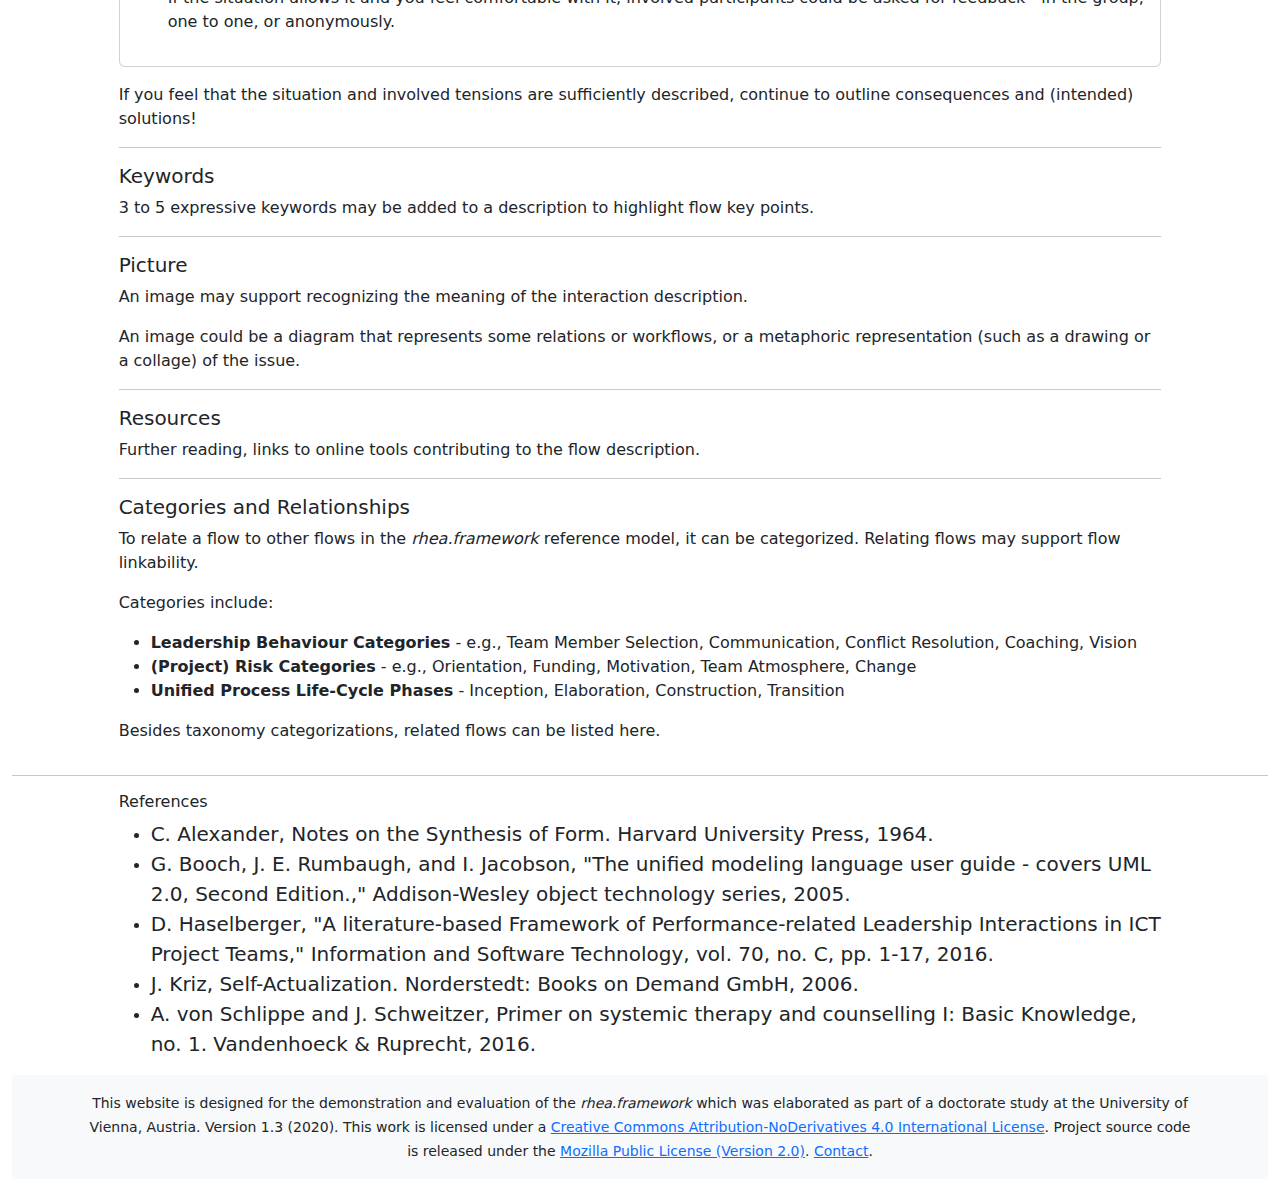
<file: guideline.html>
<!DOCTYPE html>
<html lang="en">
<head>
  <meta charset="utf-8">
  <title>rhea.framework Reflection Guideline</title>
  <meta name="description" content="rhea.framework Reflection Guideline">
  <meta name="viewport" content="width=device-width, initial-scale=1, shrink-to-fit=no">
  <link rel="stylesheet" href="static/css/bootstrap.min.css">
</head>
<body>
	<nav class="navbar sticky-top navbar-expand-lg navbar-light bg-light">
		<div class="container-fluid">
			<a class="navbar-brand" href="index.html">
				<img src="static/assets/rhea.svg" width="28" height="28" class="d-inline-block align-top" alt="">
				rhea.framework
			</a>
			<button class="navbar-toggler" type="button" data-bs-toggle="collapse" data-bs-target="#rheanavbartoggle" aria-controls="rheanavbartoggle" aria-expanded="false" aria-label="Toggle navigation">
				<span class="navbar-toggler-icon"></span>
			</button>
			<div class="collapse navbar-collapse" id="rheanavbartoggle">
				<ul class="navbar-nav me-auto mt-2 mt-lg-0">
					<li class="nav-item">
						<a class="nav-link" href="index.html">Overview</a>
					</li>
					<li class="nav-item">
						<a class="nav-link active" aria-current="page" href="flowtemplate.html">FlowTemplate</a>
					</li>
					<li class="nav-item">
						<a class="nav-link" href="ontologyview.html">KnowledgeBase</a>
					</li>
					<li class="nav-item">
						<a class="nav-link" href="literature.html">Literature</a>
					</li>
				</ul>
			</div>
		</div>
	</nav>
	<nav aria-label="breadcrumb">
		<ol class="breadcrumb">
			<li class="breadcrumb-item"><a href="flowtemplate.html">Reflection (Flow) Template</a></li>
			<li class="breadcrumb-item active" aria-current="page">Reflection Guideline</li>
		</ol>
	</nav>
<div class="container-fluid">
	<div class="row">
		<div class="col-12">
			<h3 class="text-start lead my-2">Reflection Guideline</h3>
		</div>
	</div>
	<div class="row">
		<div class="col-md-1"></div>
		<div class="col-md-10">
	<p>In the <i>rhea.framework</i>, flows are observable interpersonal interactions between a person holding a leadership function and one or more team members that impact team performance in a work context. Leadership is hereby seen as functional - supporting the longevity and performance of a team. It is not necessarily related to specific formal team roles.</p>
	<p>Elemental to each flow is a particular tense situation and interpersonal interaction to impact involved tensions. Significant interpersonal situations frequently:</p>
	<ul>
	<li>appear to be mainly described by adjectives with emotional connotations.</li>
	<li>are frequently expressed in superlatives.</li>
	<li>appear to precede a shift in a situation. The situation is described to be perceived differently afterwards.</li>
	<li>appear to be repeated several times in the course of an interview.</li>
	<li>appear to form, shape or align to some sort of ideal - an ideal value, or an ideal self or situational imagination.</li>
	<li>seem to form mental representations for comparison with other personal experiences.</li>
	</ul>
	<div class="card">
	  <div class="card-body">
	    <h5 class="card-title">General Suggestions</h5>
	    <p class="card-text">Find a place where you can comfortably reflect and write - maybe in your office, on your couch at home, or in a cafe - whatever suits your needs and preferences best.</p>
		<p class="card-text">Actively schedule time to reflect on your work situation. Assembling a flow can take 30 minutes and more in the beginning, and less time, approximately 15 minutes, if you are more comfortable in your writing process.</p>
		<p class="card-text">Use the <a href="flowtemplate.html">Flow Template</a> and this guideline in a manner you find suitable. They are intended to provide helpful anchors in reflecting work situations, not to be rigidly followed.</p>
		<p class="card-text">Come back to your flows to refine, or change your descriptions whenever you consider worthwhile. Use the template to sketch out your insights.</p>
	  </div>
	</div>
</div>
<div class="col-md-1"></div>
</div>
<hr>
<div class="row">
	<div class="col-md-1"></div>
	<div class="col-md-10">
	<h4 class="lead">Flow Template Facets</h4>
	<h5>Title</h5>
		<p>The title of a flow.</p>
		<p>A proper title may emerge only after a flow is described.</p>
	<hr>
	<h5>Description</h5>
	<p>A flow description may include the following reflection anchors:</p>
	<h6>Intent</h6>
	<p>A significant interpersonal situation involving the project team with team members or associates in a leadership function impacting team performance. A focus is set on the personal perception of the situation as well as personal motivation for interaction in it and related feelings.</p>
	<h6>Context</h6>
	<p>Circumstances in which this particular situation of interpersonal tension emerges in the team and its environment (including e.g. interpersonal team atmosphere, team history, team size, project phase, company core values, organizational process structures, ...).</p>
	<p>Tensions that are perceived to influence or establish the situation (may be listed).</p>

	<h6>(Intended) Solution</h6>
	<p>A leadership team interaction that (is intended to) impact(s) the tense situation.</p>

	<h6>Consequences (or Resulting Context)</h6>
	<p>The (contingent) destinies of involved tensions risen through (intended) interaction.</p>

	<div class="card">
	  <div class="card-body">
	    <h5 class="card-title">Questions</h5>
	    <p class="card-text">Asking yourself questions such as the following may facilitate describing the situation:</p>
		<ul>
			<li>How would this stakeholder perceive the situation?</li>
			<li>What would that specific team member say about it?</li>
			<li>How does colleague A perceive his/her relation to colleague B concerning the situation?</li>
			<li>If the situation allows it and you feel comfortable with it, involved participants could be asked for feedback - in the group, one to one, or anonymously.</li>
		</ul>
	  </div>
	</div>

	<p class="mt-3">If you feel that the situation and involved tensions are sufficiently described, continue to outline consequences and (intended) solutions!</p>
	<hr>
	<h5>Keywords</h5>
	<p>3 to 5 expressive keywords may be added to a description to highlight flow key points.</p>
	<hr>
	<h5>Picture</h5>
	<p>An image may support recognizing the meaning of the interaction description.</p>
	<p>An image could be a diagram that represents some relations or workflows, or a metaphoric representation (such as a drawing or a collage) of the issue.</p>
	<hr>
	<h5>Resources</h5>
	<p>Further reading, links to online tools contributing to the flow description.</p>
	<hr>
	<h5>Categories and Relationships</h5>
	<p>To relate a flow to other flows in the <i>rhea.framework</i> reference model, it can be categorized. Relating flows may support flow linkability.</p>
	<p>Categories include:</p>
	<ul>
		<li><strong>Leadership Behaviour Categories</strong> - e.g., Team Member Selection, Communication, Conflict Resolution, Coaching, Vision</li>
		<li><strong>(Project) Risk Categories</strong> - e.g., Orientation, Funding, Motivation, Team Atmosphere, Change</li>
		<li><strong>Unified Process Life-Cycle Phases</strong> - Inception, Elaboration, Construction, Transition</li>
	</ul>
	<p>Besides taxonomy categorizations, related flows can be listed here.</p>
</div>
<div class="col-md-1"></div>
</div>
<hr>
<div class="row">
	<div class="col-md-1"></div>
		<div class="col-md-10">
	<h6>References</h6>
	<ul>
		<li><span class="lead">C. Alexander, Notes on the Synthesis of Form. Harvard University Press, 1964.</span></li>
		<li><span class="lead">G. Booch, J. E. Rumbaugh, and I. Jacobson, "The unified modeling language user guide - covers UML 2.0, Second Edition.," Addison-Wesley object technology series, 2005.</span></li>
		<li><span class="lead">D. Haselberger, "A literature-based Framework of Performance-related Leadership Interactions in ICT Project Teams," Information and Software Technology, vol. 70, no. C, pp. 1-17, 2016.</span></li>
		<li><span class="lead">J. Kriz, Self-Actualization. Norderstedt: Books on Demand GmbH, 2006.</span></li>
		<li><span class="lead">A. von Schlippe and J. Schweitzer, Primer on systemic therapy and counselling I: Basic Knowledge, no. 1. Vandenhoeck &amp; Ruprecht, 2016.</span></li>
	</ul>
</div>
<div class="col-md-1"></div>
</div>

<footer class="py-3 bg-light">
	<div class="container">
		<p class="m-0 text-center"><small>This website is designed for the demonstration and evaluation of the <i>rhea.framework</i> which was elaborated as part of a doctorate study at the University of Vienna, Austria. Version 1.3 (2020). This work is licensed under a <a rel="license" href="http://creativecommons.org/licenses/by-nd/4.0/">Creative Commons Attribution-NoDerivatives 4.0 International License</a>. Project source code is released under the <a href="https://www.mozilla.org/en-US/MPL/2.0/">Mozilla Public License (Version 2.0)</a>. <a href="mailto:david.haselberger@univie.ac.at">Contact</a>.</small></p>
	</div>
</footer>
</div>

<script src="static/js/bootstrap.bundle.min.js"></script>
</body>
</html>
</file>
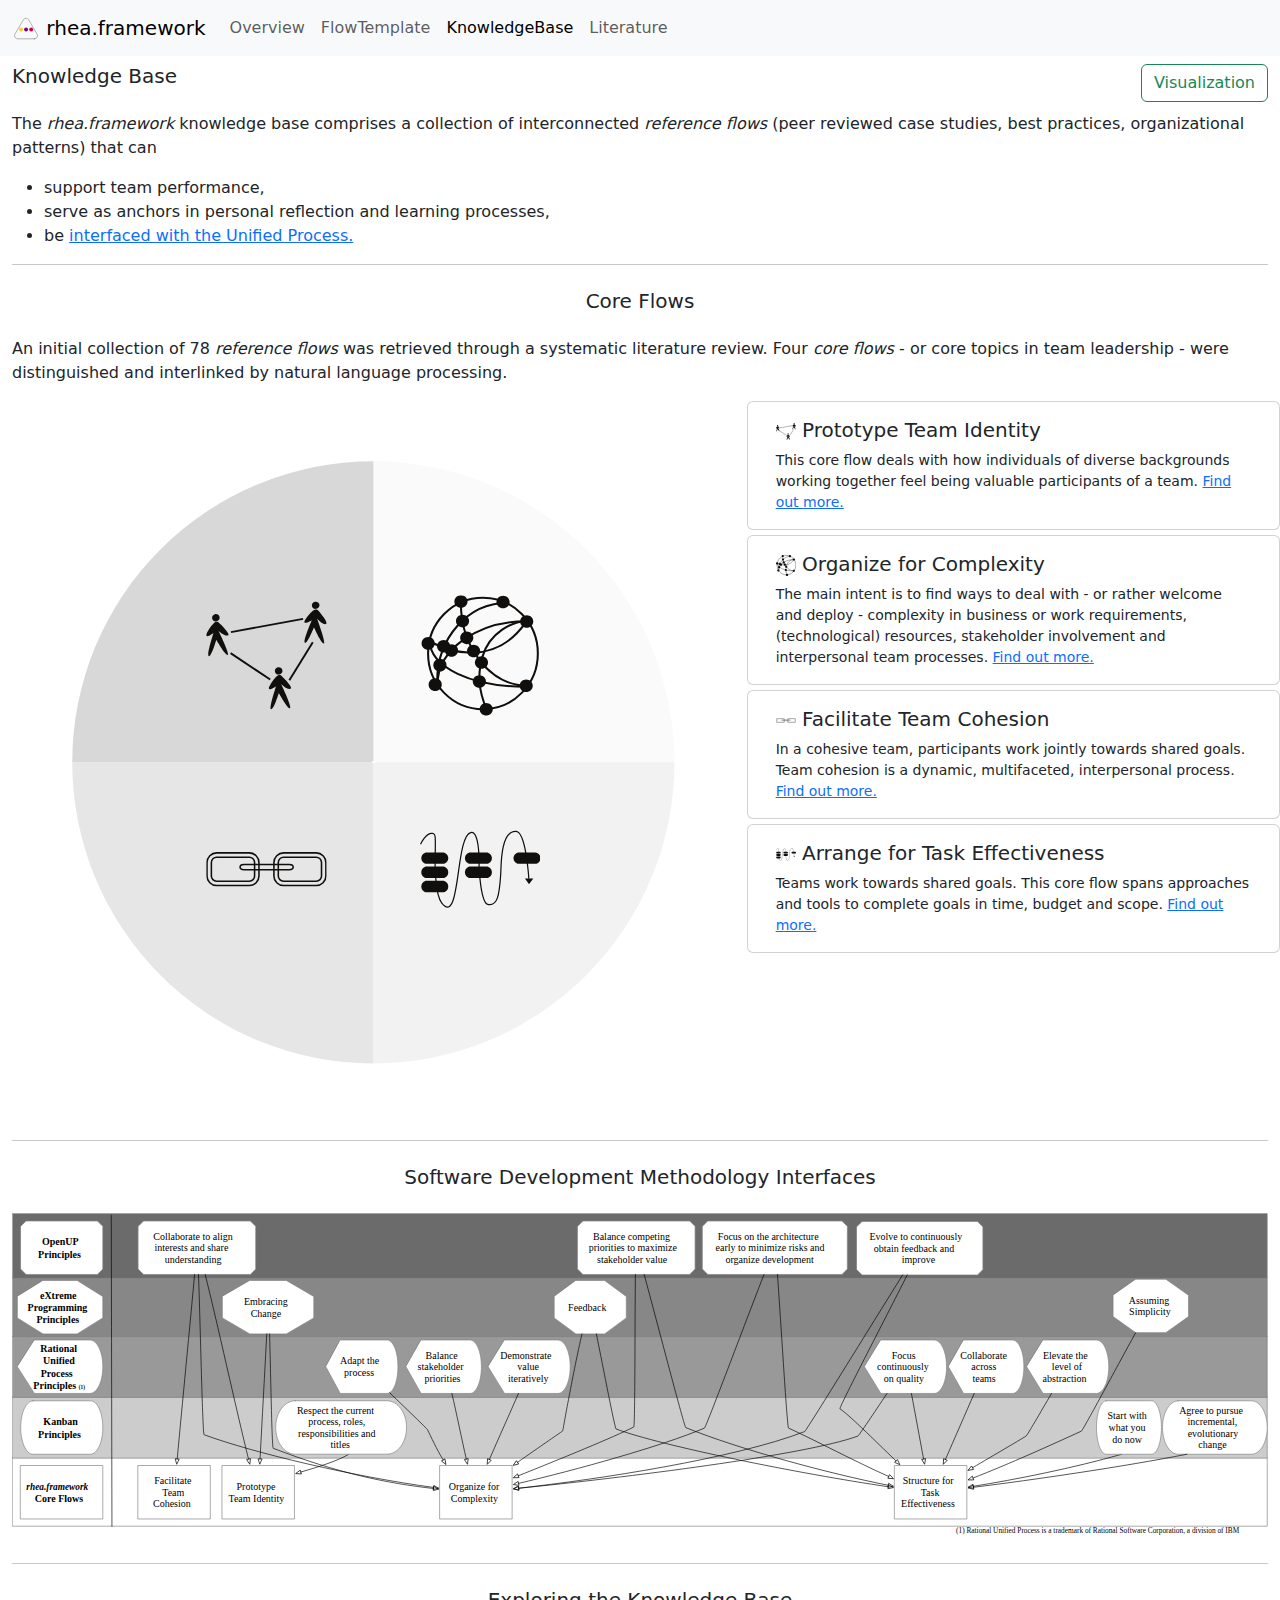
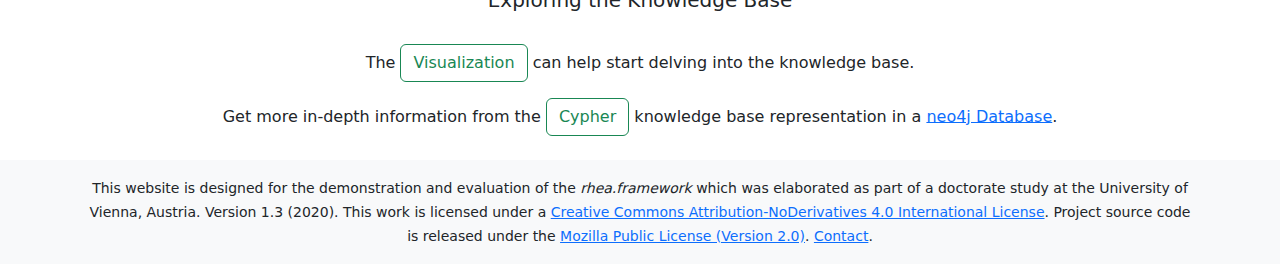
<file: ontologyview.html>
<!DOCTYPE html>
<html lang="en">
<head>
	<meta charset="utf-8">
	<title>rhea.framework Knowledge Base</title>
	<meta name="description" content="rhea.framework Knowledge Base overview">
	<meta name="viewport" content="width=device-width, initial-scale=1, shrink-to-fit=no">
	<link rel="stylesheet" href="static/css/bootstrap.min.css">
	<style>
		.svg-container {
			display: inline-block;
			position: relative;
			width: 100%;
			padding-bottom: 5%;
			vertical-align: top;
			overflow: hidden;
		}
		.svg-content-responsive {
			display: inline-block;
			position: absolute;
			top: 10px;
			left: 10px;
			right: 10px;
		}
		.card {
			margin: 0 auto;
			float: none;
			margin-bottom: 5px;
		}
		#pieChart svg {
			max-width: 100%;
			height: auto;
		}
	</style>
</head>
<body>
	<nav class="navbar sticky-top navbar-expand-lg navbar-light bg-light">
		<div class="container-fluid">
			<a class="navbar-brand" href="index.html">
				<img src="static/assets/rhea.svg" width="28" height="28" class="d-inline-block align-top" alt="">
				rhea.framework
			</a>
			<button class="navbar-toggler" type="button" data-bs-toggle="collapse" data-bs-target="#rheanavbartoggle" aria-controls="rheanavbartoggle" aria-expanded="false" aria-label="Toggle navigation">
				<span class="navbar-toggler-icon"></span>
			</button>
			<div class="collapse navbar-collapse" id="rheanavbartoggle">
				<ul class="navbar-nav me-auto mt-2 mt-lg-0">
					<li class="nav-item">
						<a class="nav-link" href="index.html">Overview</a>
					</li>
					<li class="nav-item">
						<a class="nav-link" href="flowtemplate.html">FlowTemplate</a>
					</li>
					<li class="nav-item">
						<a class="nav-link active" aria-current="page" href="ontologyview.html">KnowledgeBase</a>
					</li>
					<li class="nav-item">
						<a class="nav-link" href="literature.html">Literature</a>
					</li>
				</ul>
			</div>
		</div>
	</nav>
	<div class="container-fluid">
		<div class="row">
			<div class="col-12">
				<h3 class="text-start lead my-2 mb-4">Knowledge Base<a href="visualization.html" class="btn btn-outline-success float-end" role="button">Visualization</a></h3>

				<div>
					<p>The <i>rhea.framework</i> knowledge base comprises a collection of interconnected <i>reference flows</i> (peer reviewed case studies, best practices, organizational patterns) that can</p>
					<ul>
						<li>support team performance,</li>
						<li>serve as anchors in personal reflection and learning processes,</li>
						<li>be <a href="#methodologyinterfaces">interfaced with the Unified Process.</a></li>
					</ul>
					<hr>
					<h5 class="text-center lead mt-4 mb-4">Core Flows</h5>
					<p>An initial collection of 78 <i>reference flows</i> was retrieved through a systematic literature review. Four <i>core flows</i> - or core topics in team leadership - were distinguished and interlinked by natural language processing.</p>
				</div>
				<div class="row">
					<div class="col-12">
						<div class="row">
							<div class="col-md-7">
								<div class="text-center" id="pieChart"></div>
							</div>
							<div class="col-md-5">
								<div class="row">
									<div id="PTIcard" class="card">
										<div class="card-body">
											<h5 class="card-title"><img src="static/assets/PrototypeTeamIdentity.svg" width="20" alt=""> Prototype Team Identity</h5>
											<p class="card-text small">This core flow deals with how individuals of diverse backgrounds working together feel being valuable participants of a team. <a href="pti.html">Find out more.</a></p>
										</div>
									</div>
								</div>
								<div class="row">
									<div id="OFCcard" class="card">
										<div class="card-body">
											<h5 class="card-title"><img src="static/assets/OrganizeForComplexity.svg" width="20" alt=""> Organize for Complexity</h5>
											<p class="card-text small">The main intent is to find ways to deal with - or rather welcome and deploy - complexity in business or work requirements, (technological) resources, stakeholder involvement and interpersonal team processes. <a href="ofc.html">Find out more.</a></p>
										</div>
									</div>
								</div>
								<div class="row">
									<div id="FTCcard" class="card">
										<div class="card-body">
											<h5 class="card-title"><img src="static/assets/FacilitateTeamCohesion.svg" width="20" alt=""> Facilitate Team Cohesion</h5>
											<p class="card-text small">In a cohesive team, participants work jointly towards shared goals. Team cohesion is a dynamic, multifaceted, interpersonal process. <a href="ftc.html">Find out more.</a></p>
										</div>
									</div>
								</div>
								<div class="row">
									<div id="STEcard" class="card">
										<div class="card-body">
											<h5 class="card-title"><img src="static/assets/StructureForTaskEffectiveness.svg" width="20" alt=""> Arrange for Task Effectiveness</h5>
											<p class="card-text small">Teams work towards shared goals. This core flow spans approaches and tools to complete goals in time, budget and scope. <a href="ste.html">Find out more.</a></p>
										</div>
									</div>
								</div>
							</div>
						</div>
					</div>
				</div>
			</div>
		</div>
		<hr>
		<h5 class="text-center lead mt-4 mb-4"><a id="methodologyinterfaces">Software Development Methodology Interfaces</a></h5>
		<div class="text-center mb-4"><img src="static/assets/devmetinterfaces.svg" class="img-fluid" alt="Development methodology interfaces diagram"></div>
		<hr>
		<h5 class="text-center lead mt-4 mb-4">Exploring the Knowledge Base</h5>
		<div class="col-12">
			<div class="text-center">
				<p>The <a href="visualization.html" class="btn btn-outline-success my-2" role="button">Visualization</a> can help start delving into the knowledge base.<br>
					Get more in-depth information from the <a href="db_cypher_shell.cypher" class="btn btn-outline-success my-2" role="button">Cypher</a> knowledge base representation in a <a href="https://neo4j.com/product/neo4j-graph-database/">neo4j Database</a>.</p>
			</div>
		</div>
	</div>

	<footer class="py-3 bg-light">
		<div class="container">
			<p class="m-0 text-center"><small>This website is designed for the demonstration and evaluation of the <i>rhea.framework</i> which was elaborated as part of a doctorate study at the University of Vienna, Austria. Version 1.3 (2020). This work is licensed under a <a rel="license" href="http://creativecommons.org/licenses/by-nd/4.0/">Creative Commons Attribution-NoDerivatives 4.0 International License</a>. Project source code is released under the <a href="https://www.mozilla.org/en-US/MPL/2.0/">Mozilla Public License (Version 2.0)</a>. <a href="mailto:david.haselberger@univie.ac.at">Contact</a>.</small></p>
		</div>
	</footer>

<script src="static/js/bootstrap.bundle.min.js"></script>
<script src="static/js/d3.min.js"></script>
<script>
var width = 600,
    height = 600,
    radius = 300,
    colors = d3.scaleOrdinal().range(['#FAFAFA', '#F2F2F2', '#E6E6E6','#D8D8D8']);

var image_width=100, image_height=100;

var piedata = [
    { label: "Organize for Complexity", cardid: "OFCcard", image: "static/assets/OrganizeForComplexity.svg", value: 50, link: "ofc.html" },
	{ label: "Arrange for Task Effectiveness", cardid: "STEcard", image: "static/assets/StructureForTaskEffectiveness.svg", value: 50, link: "ste.html" },
    { label: "Facilitate Team Cohesion", cardid: "FTCcard", image: "static/assets/FacilitateTeamCohesion.svg", value: 50, link: "ftc.html" },
    { label: "Prototype Team Identity", cardid: "PTIcard", image: "static/assets/PrototypeTeamIdentity.svg", value: 50, link: "pti.html" }
];

var arc = d3.arc().outerRadius(250).innerRadius(1);
var arc2 = d3.arc().innerRadius(0).outerRadius(280);
var pie = d3.pie().value(function(d) { return d.value; });

var svg = d3.select('#pieChart')
	.append("svg")
	.attr("viewBox", "0 0 " + width + " " + height)
	.attr("preserveAspectRatio", "xMidYMid meet")
    .append('g')
    .attr('transform', 'translate('+(width-radius)+','+(height-radius)+')');

var g = svg.selectAll(".arc")
      .data(pie(piedata))
      .enter().append("g")
      .attr("class", "arc");

g.append("path")
    .attr("d", arc)
    .style("fill", function(d,i) { return colors(i); })
    .on("mouseenter", function(d){
        d3.select(this).transition().duration(1000).attr("d", arc2);
        document.getElementById(d.data.cardid).classList.add('bg-light', 'border-info');
    })
    .on("mouseleave", function(d) {
        d3.selectAll("path").transition().duration(1000).attr("d", arc);
        document.getElementById(d.data.cardid).classList.remove('bg-light', 'border-info');
    })
    .on("click", function(d) {
        window.location.href = d.data.link;
    });

g.append("g")
    .attr("transform", function(d) { return "translate(" + arc.centroid(d) + ")"; })
    .append("svg:image")
    .attr("href", function(d) { return d.data.image; })
    .attr("width", image_width)
    .attr("height", image_height)
    .attr("x", -1*image_width/2)
    .attr("y", -1*image_height/2)
    .on("mouseenter", function(d, i) {
        var b = i;
        d3.selectAll("path").each(function (d, i) {
            if (i === b) {
                d3.select(this).transition().duration(1000).attr("d", arc2);
            }
        });
        document.getElementById(d.data.cardid).classList.add('bg-light', 'border-info');
    })
    .on("click", function(d) {
        window.location.href = d.data.link;
    });

// Card hover effects
["PTI", "OFC", "FTC", "STE"].forEach(function(cf) {
    var cardId = cf + "card";
    var label = {
        "PTI": "Prototype Team Identity",
        "OFC": "Organize for Complexity",
        "FTC": "Facilitate Team Cohesion",
        "STE": "Arrange for Task Effectiveness"
    }[cf];

    var cardEl = document.getElementById(cardId);
    cardEl.addEventListener('mouseenter', function() {
        cardEl.classList.add('bg-light', 'border-info');
        d3.selectAll("path").each(function (d) {
            if (d.data.label === label) {
                d3.select(this).transition().duration(1000).attr("d", arc2);
            }
        });
    });
    cardEl.addEventListener('mouseleave', function() {
        cardEl.classList.remove('bg-light', 'border-info');
        d3.selectAll("path").each(function (d) {
            if (d.data.label === label) {
                d3.select(this).transition().duration(1000).attr("d", arc);
            }
        });
    });
});
</script>
</body>
</html>
</file>
<file: mvp.css>
/* MVP.css v1.14 - https://github.com/andybrewer/mvp */

:root {
    --active-brightness: 0.85;
    --border-radius: 5px;
    --box-shadow: 2px 2px 10px;
    --color-accent: #118bee15;
    --color-bg: #fff;
    --color-bg-secondary: #e9e9e9;
    --color-link: #118bee;
    --color-secondary: #920de9;
    --color-secondary-accent: #920de90b;
    --color-shadow: #f4f4f4;
    --color-table: #118bee;
    --color-text: #000;
    --color-text-secondary: #999;
    --font-family: "HelveticaNeue-Light", "Helvetica Neue Light", "Helvetica Neue", Helvetica, Arial, "Lucida Grande", sans-serif;
    --hover-brightness: 1.2;
    --justify-important: center;
    --justify-normal: left;
    --line-height: 1.5;
    --width-card: 285px;
    --width-card-medium: 460px;
    --width-card-wide: 800px;
    --width-content: 1080px;
}

@media (prefers-color-scheme: dark) {
    :root[color-mode="user"] {
        --color-accent: #0097fc4f;
        --color-bg: #333;
        --color-bg-secondary: #555;
        --color-link: #0097fc;
        --color-secondary: #e20de9;
        --color-secondary-accent: #e20de94f;
        --color-shadow: #bbbbbb20;
        --color-table: #0097fc;
        --color-text: #f7f7f7;
        --color-text-secondary: #aaa;
    }
}

html {
    scroll-behavior: smooth;
}

@media (prefers-reduced-motion: reduce) {
    html {
        scroll-behavior: auto;
    }
}

/* Layout */
article aside {
    background: var(--color-secondary-accent);
    border-left: 4px solid var(--color-secondary);
    padding: 0.01rem 0.8rem;
}

body {
    background: var(--color-bg);
    color: var(--color-text);
    font-family: var(--font-family);
    line-height: var(--line-height);
    margin: 0;
    overflow-x: hidden;
    padding: 0;
}

footer,
header,
main {
    margin: 0 auto;
    max-width: var(--width-content);
    padding: 3rem 1rem;
}

hr {
    background-color: var(--color-bg-secondary);
    border: none;
    height: 1px;
    margin: 4rem 0;
    width: 100%;
}

section {
    display: flex;
    flex-wrap: wrap;
    justify-content: var(--justify-important);
}

section img,
article img {
    max-width: 100%;
}

section pre {
    overflow: auto;
}

section aside {
    border: 1px solid var(--color-bg-secondary);
    border-radius: var(--border-radius);
    box-shadow: var(--box-shadow) var(--color-shadow);
    margin: 1rem;
    padding: 1.25rem;
    width: var(--width-card);
}

section aside:hover {
    box-shadow: var(--box-shadow) var(--color-bg-secondary);
}

[hidden] {
    display: none;
}

/* Headers */
article header,
div header,
main header {
    padding-top: 0;
}

header {
    text-align: var(--justify-important);
}

header a b,
header a em,
header a i,
header a strong {
    margin-left: 0.5rem;
    margin-right: 0.5rem;
}

header nav img {
    margin: 1rem 0;
}

section header {
    padding-top: 0;
    width: 100%;
}

/* Nav */
nav {
    align-items: center;
    display: flex;
    font-weight: bold;
    justify-content: space-between;
    margin-bottom: 7rem;
}

nav ul {
    list-style: none;
    padding: 0;
}

nav ul li {
    display: inline-block;
    margin: 0 0.5rem;
    position: relative;
    text-align: left;
}

/* Nav Dropdown */
nav ul li:hover ul {
    display: block;
}

nav ul li ul {
    background: var(--color-bg);
    border: 1px solid var(--color-bg-secondary);
    border-radius: var(--border-radius);
    box-shadow: var(--box-shadow) var(--color-shadow);
    display: none;
    height: auto;
    left: -2px;
    padding: .5rem 1rem;
    position: absolute;
    top: 1.7rem;
    white-space: nowrap;
    width: auto;
    z-index: 1;
}

nav ul li ul::before {
    /* fill gap above to make mousing over them easier */
    content: "";
    position: absolute;
    left: 0;
    right: 0;
    top: -0.5rem;
    height: 0.5rem;
}

nav ul li ul li,
nav ul li ul li a {
    display: block;
}

/* Typography */
code,
samp {
    background-color: var(--color-accent);
    border-radius: var(--border-radius);
    color: var(--color-text);
    display: inline-block;
    margin: 0 0.1rem;
    padding: 0 0.5rem;
}

details {
    margin: 1.3rem 0;
}

details summary {
    font-weight: bold;
    cursor: pointer;
}

h1,
h2,
h3,
h4,
h5,
h6 {
    line-height: var(--line-height);
}

mark {
    padding: 0.1rem;
}

ol li,
ul li {
    padding: 0.2rem 0;
}

p {
    margin: 0.75rem 0;
    padding: 0;
    width: 100%;
}

pre {
    margin: 1rem 0;
    max-width: var(--width-card-wide);
    padding: 1rem 0;
}

pre code,
pre samp {
    display: block;
    max-width: var(--width-card-wide);
    padding: 0.5rem 2rem;
    white-space: pre-wrap;
}

small {
    color: var(--color-text-secondary);
}

sup {
    background-color: var(--color-secondary);
    border-radius: var(--border-radius);
    color: var(--color-bg);
    font-size: xx-small;
    font-weight: bold;
    margin: 0.2rem;
    padding: 0.2rem 0.3rem;
    position: relative;
    top: -2px;
}

/* Links */
a {
    color: var(--color-link);
    display: inline-block;
    font-weight: bold;
    text-decoration: underline;
}

a:active {
    filter: brightness(var(--active-brightness));
}

a:hover {
    filter: brightness(var(--hover-brightness));
}

a b,
a em,
a i,
a strong,
button,
input[type="submit"] {
    border-radius: var(--border-radius);
    display: inline-block;
    font-size: medium;
    font-weight: bold;
    line-height: var(--line-height);
    margin: 0.5rem 0;
    padding: 1rem 2rem;
}

button,
input[type="submit"] {
    font-family: var(--font-family);
}

button:active,
input[type="submit"]:active {
    filter: brightness(var(--active-brightness));
}

button:hover,
input[type="submit"]:hover {
    cursor: pointer;
    filter: brightness(var(--hover-brightness));
}

a b,
a strong,
button,
input[type="submit"] {
    background-color: var(--color-link);
    border: 2px solid var(--color-link);
    color: var(--color-bg);
}

a em,
a i {
    border: 2px solid var(--color-link);
    border-radius: var(--border-radius);
    color: var(--color-link);
    display: inline-block;
    padding: 1rem 2rem;
}

article aside a {
    color: var(--color-secondary);
}

/* Images */
figure {
    margin: 0;
    padding: 0;
}

figure img {
    max-width: 100%;
}

figure figcaption {
    color: var(--color-text-secondary);
}

/* Forms */
button:disabled,
input:disabled {
    background: var(--color-bg-secondary);
    border-color: var(--color-bg-secondary);
    color: var(--color-text-secondary);
    cursor: not-allowed;
}

button[disabled]:hover,
input[type="submit"][disabled]:hover {
    filter: none;
}

form {
    border: 1px solid var(--color-bg-secondary);
    border-radius: var(--border-radius);
    box-shadow: var(--box-shadow) var(--color-shadow);
    display: block;
    max-width: var(--width-card-wide);
    min-width: var(--width-card);
    padding: 1.5rem;
    text-align: var(--justify-normal);
}

form header {
    margin: 1.5rem 0;
    padding: 1.5rem 0;
}

input,
label,
select,
textarea {
    display: block;
    font-size: inherit;
    max-width: var(--width-card-wide);
}

input[type="checkbox"],
input[type="radio"] {
    display: inline-block;
}

input[type="checkbox"]+label,
input[type="radio"]+label {
    display: inline-block;
    font-weight: normal;
    position: relative;
    top: 1px;
}

input[type="range"] {
    padding: 0.4rem 0;
}

input,
select,
textarea {
    border: 1px solid var(--color-bg-secondary);
    border-radius: var(--border-radius);
    margin-bottom: 1rem;
    padding: 0.4rem 0.8rem;
}

input[type="text"],
textarea {
    width: calc(100% - 1.6rem);
}

input[readonly],
textarea[readonly] {
    background-color: var(--color-bg-secondary);
}

label {
    font-weight: bold;
    margin-bottom: 0.2rem;
}

/* Popups */
dialog {
    border: 1px solid var(--color-bg-secondary);
    border-radius: var(--border-radius);
    box-shadow: var(--box-shadow) var(--color-shadow);
    position: fixed;
    top: 50%;
    left: 50%;
    transform: translate(-50%, -50%);
    width: 50%;
    z-index: 999;
}

/* Tables */
table {
    border: 1px solid var(--color-bg-secondary);
    border-radius: var(--border-radius);
    border-spacing: 0;
    display: inline-block;
    max-width: 100%;
    overflow-x: auto;
    padding: 0;
    white-space: nowrap;
}

table td,
table th,
table tr {
    padding: 0.4rem 0.8rem;
    text-align: var(--justify-important);
}

table thead {
    background-color: var(--color-table);
    border-collapse: collapse;
    border-radius: var(--border-radius);
    color: var(--color-bg);
    margin: 0;
    padding: 0;
}

table thead th:first-child {
    border-top-left-radius: var(--border-radius);
}

table thead th:last-child {
    border-top-right-radius: var(--border-radius);
}

table thead th:first-child,
table tr td:first-child {
    text-align: var(--justify-normal);
}

table tr:nth-child(even) {
    background-color: var(--color-accent);
}

/* Quotes */
blockquote {
    display: block;
    font-size: x-large;
    line-height: var(--line-height);
    margin: 1rem auto;
    max-width: var(--width-card-medium);
    padding: 1.5rem 1rem;
    text-align: var(--justify-important);
}

blockquote footer {
    color: var(--color-text-secondary);
    display: block;
    font-size: small;
    line-height: var(--line-height);
    padding: 1.5rem 0;
}

/* Scrollbars */
* {
    scrollbar-width: thin;
    scrollbar-color: rgb(202, 202, 232) auto;
}

*::-webkit-scrollbar {
    width: 5px;
    height: 5px;
}

*::-webkit-scrollbar-track {
    background: transparent;
}

*::-webkit-scrollbar-thumb {
    background-color: rgb(202, 202, 232);
    border-radius: 10px;
}
</file>
